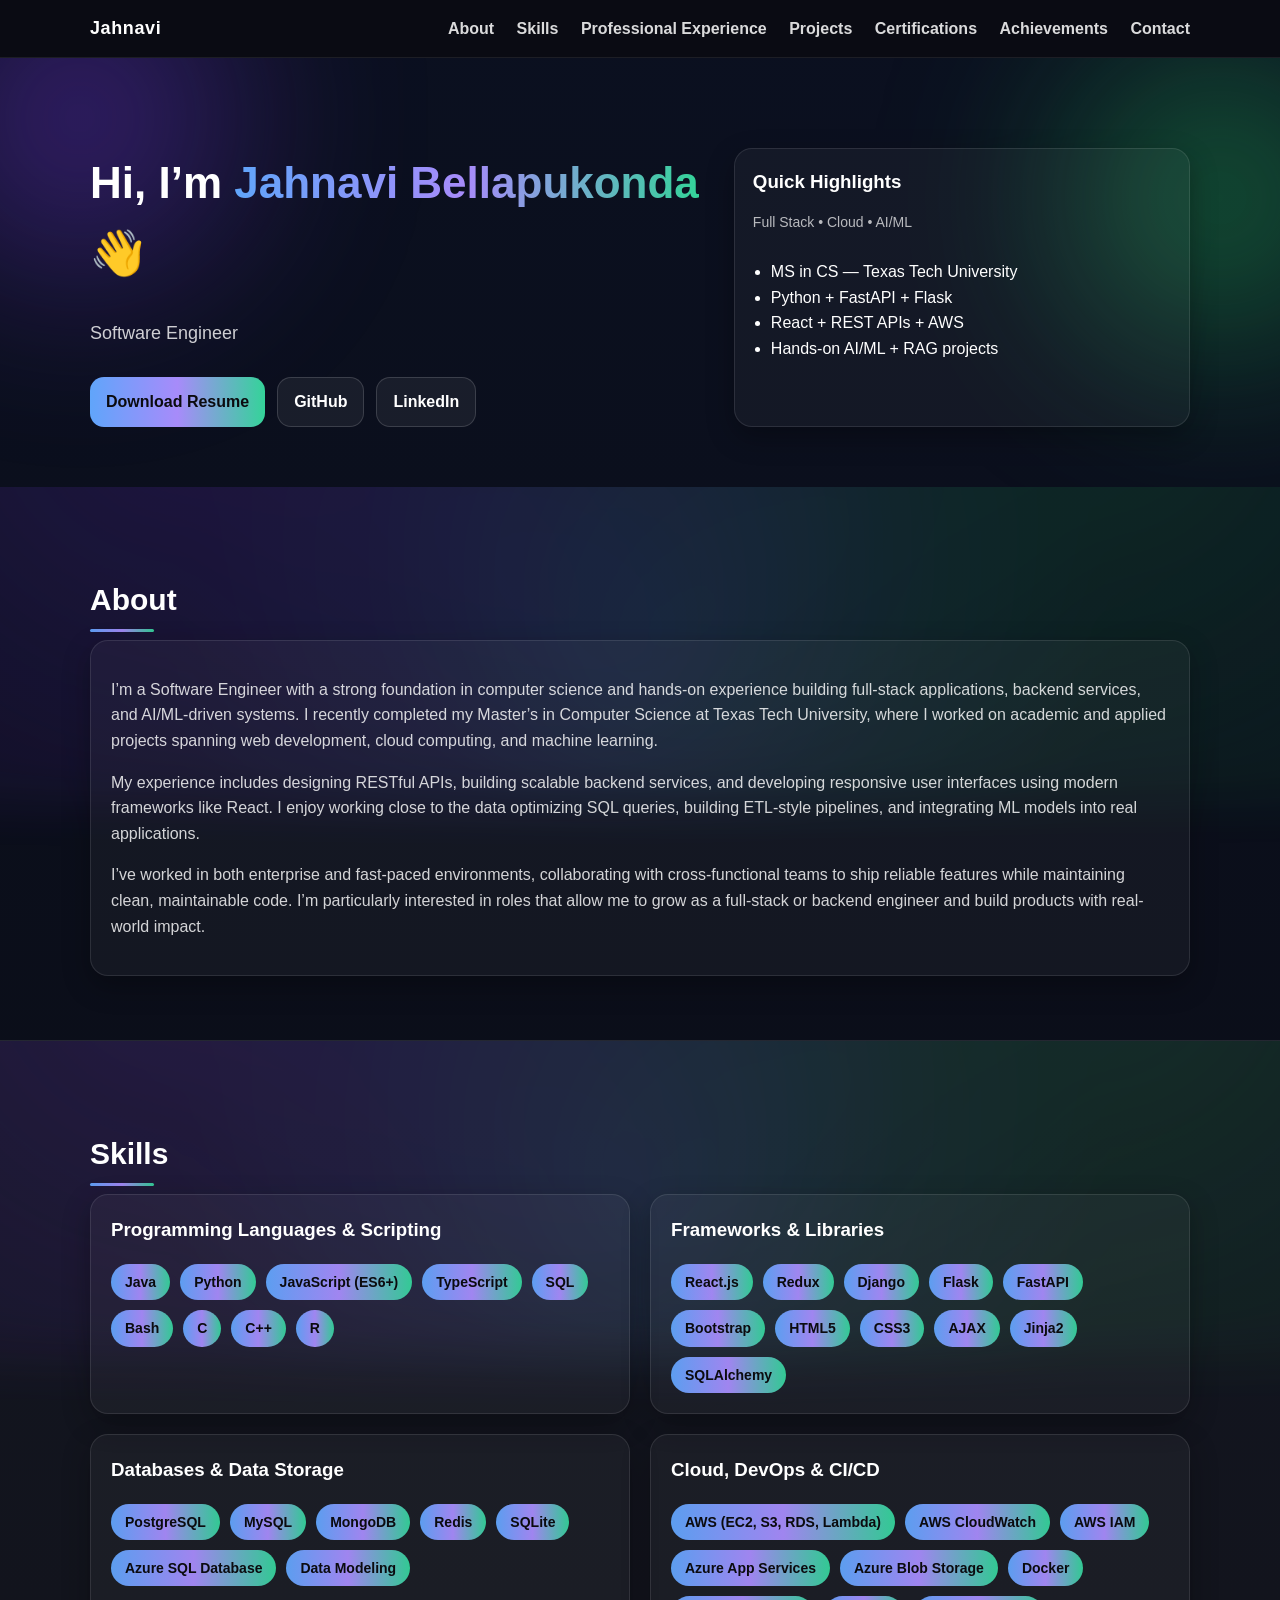
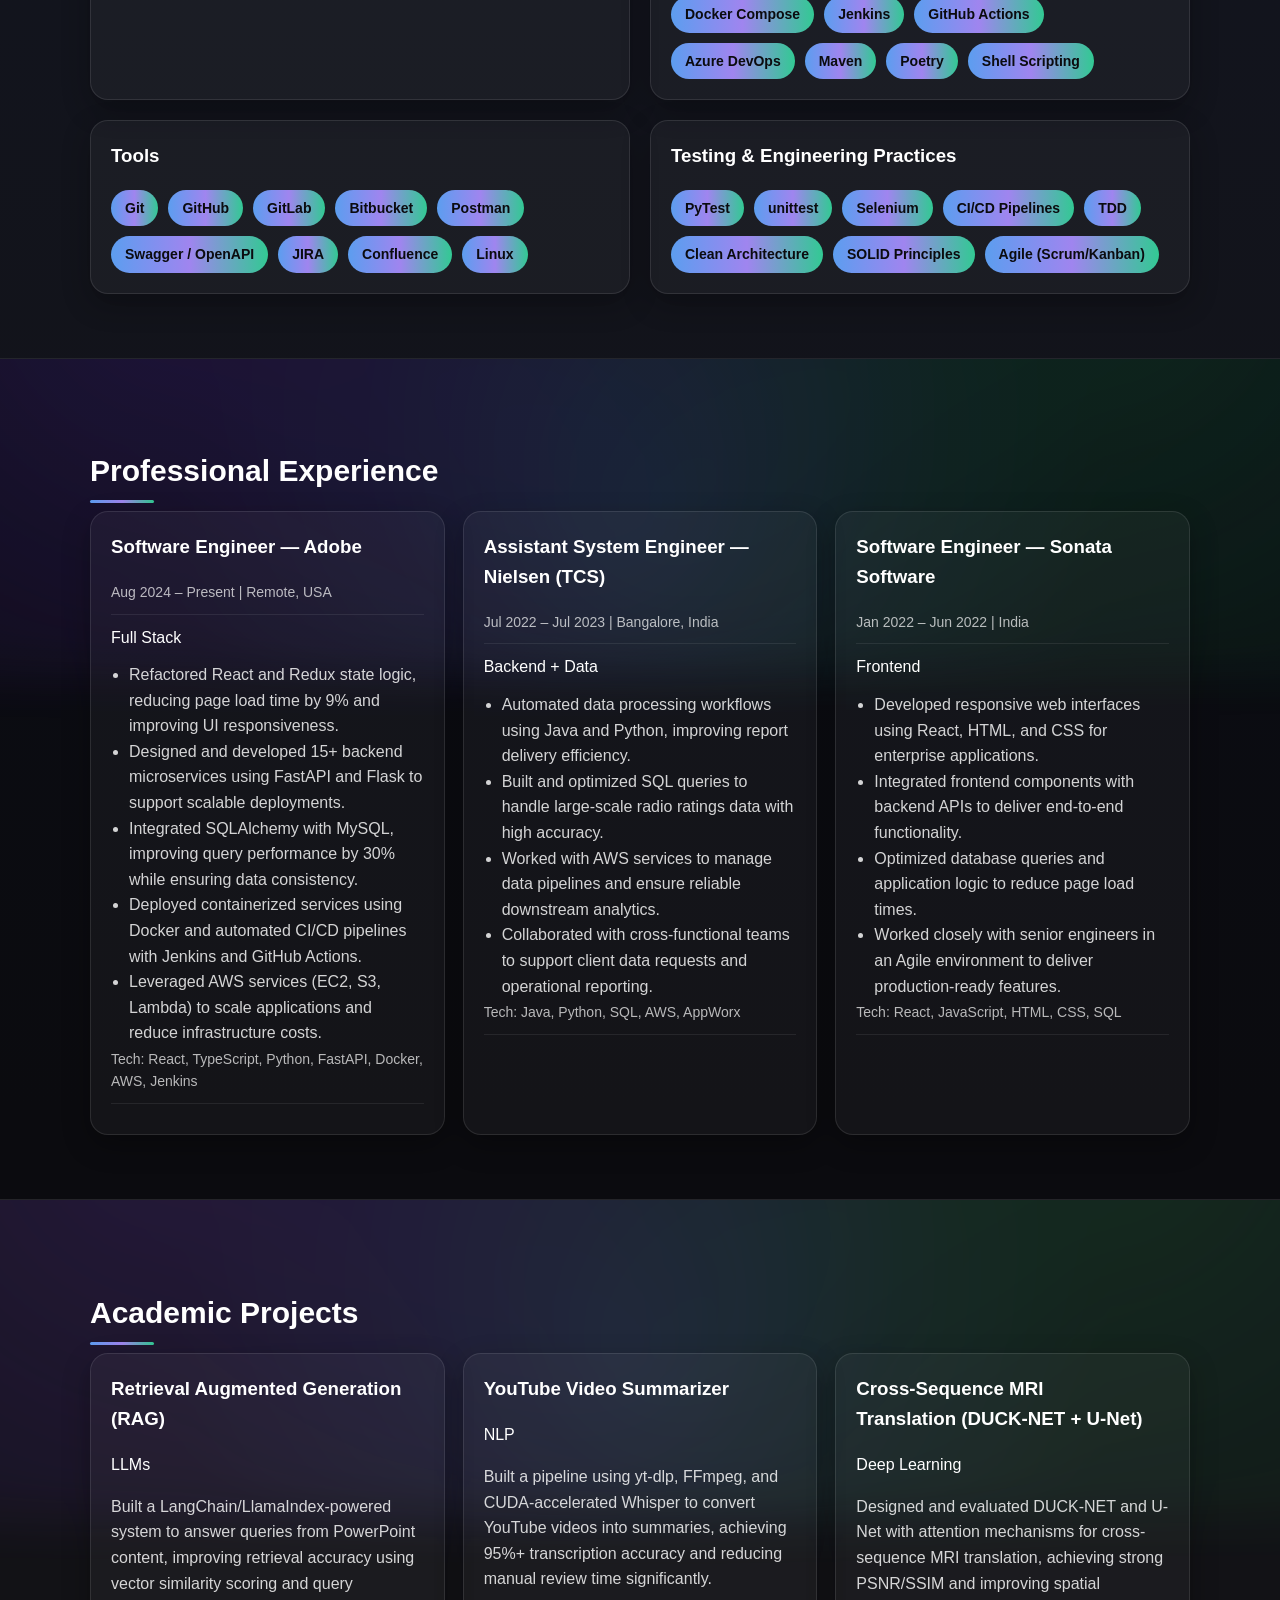
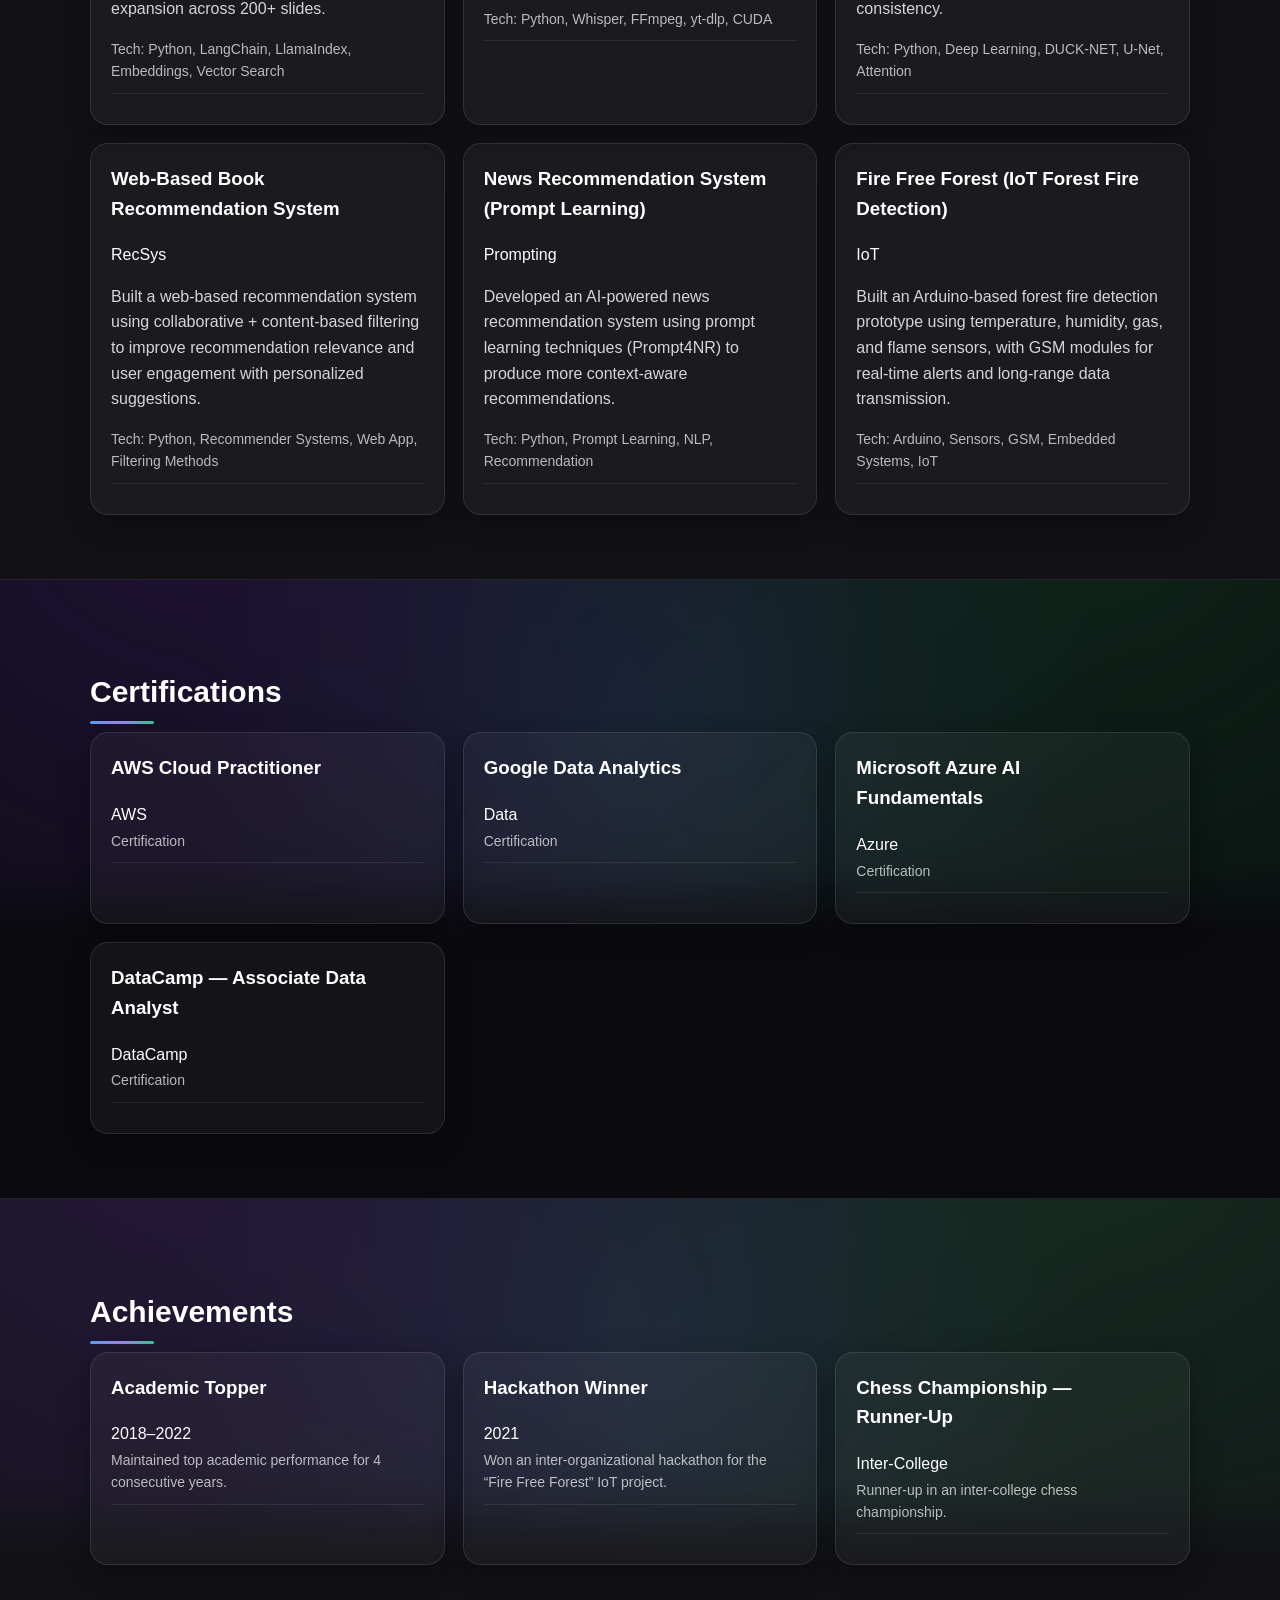
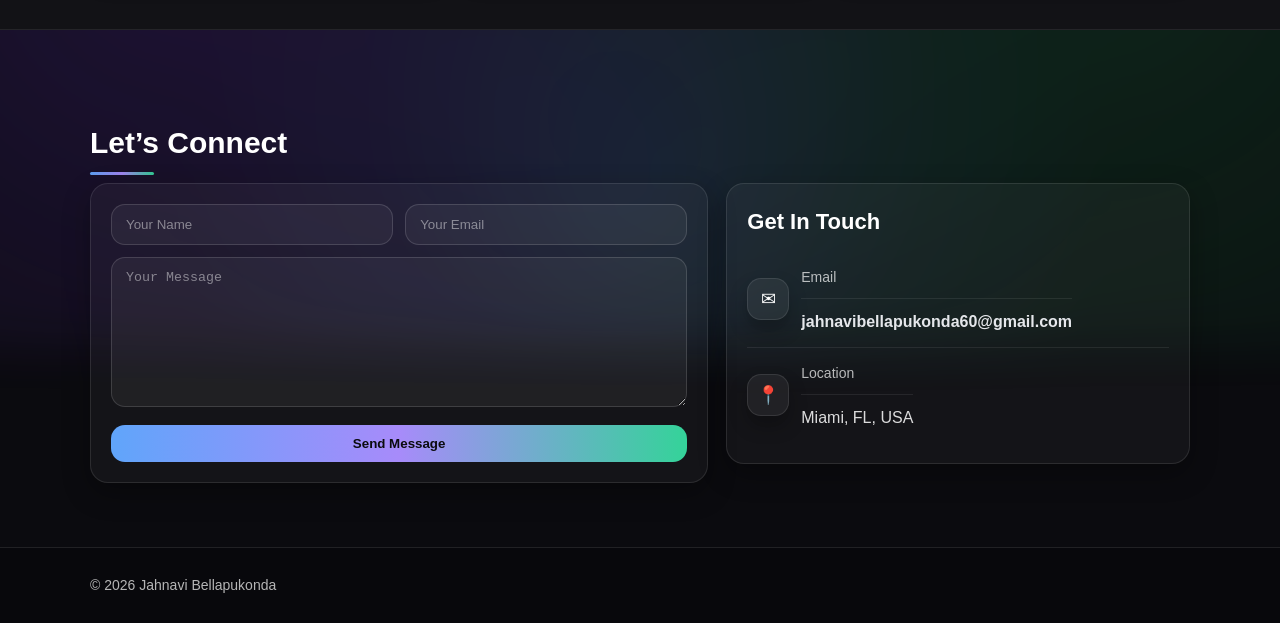
<file: index.html>
<!DOCTYPE html>
<html lang="en">
<head>
  <meta charset="UTF-8" />
  <meta name="viewport" content="width=device-width, initial-scale=1.0"/>
  <title>Jahnavi Bellapukonda | Portfolio</title>
  <link rel="stylesheet" href="style.css"/>
</head>
<body>

  <header class="header">
    <div class="container nav">
      <div class="logo">Jahnavi</div>
      <nav>
        <a href="#about">About</a>
        <a href="#skills">Skills</a>
        <a href="#experience">Professional Experience</a>
        <a href="#projects">Projects</a>
        <a href="#certs">Certifications</a>
        <a href="#achievements">Achievements</a>
        <a href="#contact">Contact</a>
      </nav>
    </div>
  </header>

  <main>
    <!-- HERO -->
    <section class="hero section-glow" id="home">
      <div class="container hero-grid">
        <div>
          <h1>Hi, I’m <span class="accent">Jahnavi Bellapukonda</span> 👋</h1>
          <p class="subtitle" id="typing">Software Engineer | Full Stack | Cloud | AI/ML</p>

          <div class="btn-row">
            <a class="btn primary" href="assets/resume.pdf" target="_blank" rel="noopener">Download Resume</a>
            <a class="btn" href="https://github.com/JahnaviB4" target="_blank" rel="noopener">GitHub</a>
            <a class="btn" href="https://www.linkedin.com/in/jahnavi-bellapukonda-11b91227b/" target="_blank" rel="noopener">LinkedIn</a>
          </div>
        </div>

        <!-- RIGHT CARD: PHOTO REMOVED (kept card + content) -->
        <div class="card profile-card card-hover">
          <div class="profile-top">
            <div>
              <h3 class="profile-name">Quick Highlights</h3>
              <p class="meta">Full Stack • Cloud • AI/ML</p>
            </div>
          </div>

          <ul class="highlights">
            <li>MS in CS — Texas Tech University</li>
            <li>Python + FastAPI + Flask</li>
            <li>React + REST APIs + AWS</li>
            <li>Hands-on AI/ML + RAG projects</li>
          </ul>
        </div>
      </div>
    </section>

    <!-- ABOUT -->
    <section id="about" class="section section-glow">
      <div class="container">
        <div class="section-head">
          <div class="kicker">PROFILE</div>
          <h2>About</h2>
          <div class="section-line"></div>
        </div>

        <div class="card card-hover soft-pad">
          <p>
            I’m a Software Engineer with a strong foundation in computer science and hands-on experience building
            full-stack applications, backend services, and AI/ML-driven systems. I recently completed my Master’s
            in Computer Science at Texas Tech University, where I worked on academic and applied projects spanning
            web development, cloud computing, and machine learning.
          </p>
          <p>
            My experience includes designing RESTful APIs, building scalable backend services, and developing
            responsive user interfaces using modern frameworks like React. I enjoy working close to the data optimizing
            SQL queries, building ETL-style pipelines, and integrating ML models into real applications.
          </p>
          <p>
            I’ve worked in both enterprise and fast-paced environments, collaborating with cross-functional teams to ship
            reliable features while maintaining clean, maintainable code. I’m particularly interested in roles that allow
            me to grow as a full-stack or backend engineer and build products with real-world impact.
          </p>
        </div>
      </div>
    </section>

    <!-- SKILLS -->
    <section id="skills" class="section alt section-glow">
      <div class="container">
        <div class="section-head">
          <div class="kicker">STACK</div>
          <h2>Skills</h2>
          <div class="section-line"></div>
        </div>

        <div class="grid-2">
          <div class="chipbox card-hover">
            <h3>Programming Languages & Scripting</h3>
            <div class="chips">
              <span class="chip">Java</span>
              <span class="chip">Python</span>
              <span class="chip">JavaScript (ES6+)</span>
              <span class="chip">TypeScript</span>
              <span class="chip">SQL</span>
              <span class="chip">Bash</span>
              <span class="chip">C</span>
              <span class="chip">C++</span>
              <span class="chip">R</span>
            </div>
          </div>

          <div class="chipbox card-hover">
            <h3>Frameworks & Libraries</h3>
            <div class="chips">
              <span class="chip">React.js</span>
              <span class="chip">Redux</span>
              <span class="chip">Django</span>
              <span class="chip">Flask</span>
              <span class="chip">FastAPI</span>
              <span class="chip">Bootstrap</span>
              <span class="chip">HTML5</span>
              <span class="chip">CSS3</span>
              <span class="chip">AJAX</span>
              <span class="chip">Jinja2</span>
              <span class="chip">SQLAlchemy</span>
            </div>
          </div>

          <div class="chipbox card-hover">
            <h3>Databases & Data Storage</h3>
            <div class="chips">
              <span class="chip">PostgreSQL</span>
              <span class="chip">MySQL</span>
              <span class="chip">MongoDB</span>
              <span class="chip">Redis</span>
              <span class="chip">SQLite</span>
              <span class="chip">Azure SQL Database</span>
              <span class="chip">Data Modeling</span>
            </div>
          </div>

          <div class="chipbox card-hover">
            <h3>Cloud, DevOps & CI/CD</h3>
            <div class="chips">
              <span class="chip">AWS (EC2, S3, RDS, Lambda)</span>
              <span class="chip">AWS CloudWatch</span>
              <span class="chip">AWS IAM</span>
              <span class="chip">Azure App Services</span>
              <span class="chip">Azure Blob Storage</span>
              <span class="chip">Docker</span>
              <span class="chip">Docker Compose</span>
              <span class="chip">Jenkins</span>
              <span class="chip">GitHub Actions</span>
              <span class="chip">Azure DevOps</span>
              <span class="chip">Maven</span>
              <span class="chip">Poetry</span>
              <span class="chip">Shell Scripting</span>
            </div>
          </div>

          <div class="chipbox card-hover">
            <h3>Tools</h3>
            <div class="chips">
              <span class="chip">Git</span>
              <span class="chip">GitHub</span>
              <span class="chip">GitLab</span>
              <span class="chip">Bitbucket</span>
              <span class="chip">Postman</span>
              <span class="chip">Swagger / OpenAPI</span>
              <span class="chip">JIRA</span>
              <span class="chip">Confluence</span>
              <span class="chip">Linux</span>
            </div>
          </div>

          <div class="chipbox card-hover">
            <h3>Testing & Engineering Practices</h3>
            <div class="chips">
              <span class="chip">PyTest</span>
              <span class="chip">unittest</span>
              <span class="chip">Selenium</span>
              <span class="chip">CI/CD Pipelines</span>
              <span class="chip">TDD</span>
              <span class="chip">Clean Architecture</span>
              <span class="chip">SOLID Principles</span>
              <span class="chip">Agile (Scrum/Kanban)</span>
            </div>
          </div>
        </div>
      </div>
    </section>

    <!-- EXPERIENCE -->
    <section id="experience" class="section section-glow">
      <div class="container">
        <div class="section-head">
          <div class="kicker">WORK</div>
          <h2>Professional Experience</h2>
          <div class="section-line"></div>
        </div>

        <div class="cards">
          <article class="proj card-hover">
            <div class="card-top">
              <div>
                <h3>Software Engineer — Adobe</h3>
                <p class="meta">Aug 2024 – Present | Remote, USA</p>
              </div>
              <span class="pill">Full Stack</span>
            </div>

            <ul>
              <li>Refactored React and Redux state logic, reducing page load time by 9% and improving UI responsiveness.</li>
              <li>Designed and developed 15+ backend microservices using FastAPI and Flask to support scalable deployments.</li>
              <li>Integrated SQLAlchemy with MySQL, improving query performance by 30% while ensuring data consistency.</li>
              <li>Deployed containerized services using Docker and automated CI/CD pipelines with Jenkins and GitHub Actions.</li>
              <li>Leveraged AWS services (EC2, S3, Lambda) to scale applications and reduce infrastructure costs.</li>
            </ul>
            <p class="meta">Tech: React, TypeScript, Python, FastAPI, Docker, AWS, Jenkins</p>
          </article>

          <article class="proj card-hover">
            <div class="card-top">
              <div>
                <h3>Assistant System Engineer — Nielsen (TCS)</h3>
                <p class="meta">Jul 2022 – Jul 2023 | Bangalore, India</p>
              </div>
              <span class="pill">Backend + Data</span>
            </div>

            <ul>
              <li>Automated data processing workflows using Java and Python, improving report delivery efficiency.</li>
              <li>Built and optimized SQL queries to handle large-scale radio ratings data with high accuracy.</li>
              <li>Worked with AWS services to manage data pipelines and ensure reliable downstream analytics.</li>
              <li>Collaborated with cross-functional teams to support client data requests and operational reporting.</li>
            </ul>
            <p class="meta">Tech: Java, Python, SQL, AWS, AppWorx</p>
          </article>

          <article class="proj card-hover">
            <div class="card-top">
              <div>
                <h3>Software Engineer — Sonata Software</h3>
                <p class="meta">Jan 2022 – Jun 2022 | India</p>
              </div>
              <span class="pill">Frontend</span>
            </div>

            <ul>
              <li>Developed responsive web interfaces using React, HTML, and CSS for enterprise applications.</li>
              <li>Integrated frontend components with backend APIs to deliver end-to-end functionality.</li>
              <li>Optimized database queries and application logic to reduce page load times.</li>
              <li>Worked closely with senior engineers in an Agile environment to deliver production-ready features.</li>
            </ul>
            <p class="meta">Tech: React, JavaScript, HTML, CSS, SQL</p>
          </article>
        </div>
      </div>
    </section>

    <!-- PROJECTS -->
    <section id="projects" class="section alt section-glow">
      <div class="container">
        <div class="section-head">
          <div class="kicker">BUILD</div>
          <h2>Academic Projects</h2>
          <div class="section-line"></div>
        </div>

        <div class="cards">
          <article class="proj card-hover">
            <div class="card-top">
              <h3>Retrieval Augmented Generation (RAG)</h3>
              <span class="pill">LLMs</span>
            </div>
            <p>
              Built a LangChain/LlamaIndex-powered system to answer queries from PowerPoint content, improving retrieval
              accuracy using vector similarity scoring and query expansion across 200+ slides.
            </p>
            <p class="meta">Tech: Python, LangChain, LlamaIndex, Embeddings, Vector Search</p>
          </article>

          <article class="proj card-hover">
            <div class="card-top">
              <h3>YouTube Video Summarizer</h3>
              <span class="pill">NLP</span>
            </div>
            <p>
              Built a pipeline using yt-dlp, FFmpeg, and CUDA-accelerated Whisper to convert YouTube videos into summaries,
              achieving 95%+ transcription accuracy and reducing manual review time significantly.
            </p>
            <p class="meta">Tech: Python, Whisper, FFmpeg, yt-dlp, CUDA</p>
          </article>

          <article class="proj card-hover">
            <div class="card-top">
              <h3>Cross-Sequence MRI Translation (DUCK-NET + U-Net)</h3>
              <span class="pill">Deep Learning</span>
            </div>
            <p>
              Designed and evaluated DUCK-NET and U-Net with attention mechanisms for cross-sequence MRI translation,
              achieving strong PSNR/SSIM and improving spatial consistency.
            </p>
            <p class="meta">Tech: Python, Deep Learning, DUCK-NET, U-Net, Attention</p>
          </article>

          <article class="proj card-hover">
            <div class="card-top">
              <h3>Web-Based Book Recommendation System</h3>
              <span class="pill">RecSys</span>
            </div>
            <p>
              Built a web-based recommendation system using collaborative + content-based filtering to improve recommendation
              relevance and user engagement with personalized suggestions.
            </p>
            <p class="meta">Tech: Python, Recommender Systems, Web App, Filtering Methods</p>
          </article>

          <article class="proj card-hover">
            <div class="card-top">
              <h3>News Recommendation System (Prompt Learning)</h3>
              <span class="pill">Prompting</span>
            </div>
            <p>
              Developed an AI-powered news recommendation system using prompt learning techniques (Prompt4NR) to produce
              more context-aware recommendations.
            </p>
            <p class="meta">Tech: Python, Prompt Learning, NLP, Recommendation</p>
          </article>

          <article class="proj card-hover">
            <div class="card-top">
              <h3>Fire Free Forest (IoT Forest Fire Detection)</h3>
              <span class="pill">IoT</span>
            </div>
            <p>
              Built an Arduino-based forest fire detection prototype using temperature, humidity, gas, and flame sensors, with
              GSM modules for real-time alerts and long-range data transmission.
            </p>
            <p class="meta">Tech: Arduino, Sensors, GSM, Embedded Systems, IoT</p>
          </article>
        </div>
      </div>
    </section>

    <!-- CERTIFICATIONS -->
    <section id="certs" class="section section-glow">
      <div class="container">
        <div class="section-head">
          <div class="kicker">CREDENTIALS</div>
          <h2>Certifications</h2>
          <div class="section-line"></div>
        </div>

        <div class="cards">
          <article class="proj card-hover">
            <div class="card-top">
              <h3>AWS Cloud Practitioner</h3>
              <span class="pill">AWS</span>
            </div>
            <p class="meta">Certification</p>
          </article>

          <article class="proj card-hover">
            <div class="card-top">
              <h3>Google Data Analytics</h3>
              <span class="pill">Data</span>
            </div>
            <p class="meta">Certification</p>
          </article>

          <article class="proj card-hover">
            <div class="card-top">
              <h3>Microsoft Azure AI Fundamentals</h3>
              <span class="pill">Azure</span>
            </div>
            <p class="meta">Certification</p>
          </article>

          <article class="proj card-hover">
            <div class="card-top">
              <h3>DataCamp — Associate Data Analyst</h3>
              <span class="pill">DataCamp</span>
            </div>
            <p class="meta">Certification</p>
          </article>
        </div>
      </div>
    </section>

    <!-- ACHIEVEMENTS ----->
    <section id="achievements" class="section alt section-glow">
      <div class="container">
        <div class="section-head">
          <div class="kicker">HIGHLIGHTS</div>
          <h2>Achievements</h2>
          <div class="section-line"></div>
        </div>

        <div class="cards">
          <article class="proj card-hover">
            <div class="card-top">
              <h3>Academic Topper</h3>
              <span class="pill">2018–2022</span>
            </div>
            <p class="meta">Maintained top academic performance for 4 consecutive years.</p>
          </article>

          <article class="proj card-hover">
            <div class="card-top">
              <h3>Hackathon Winner</h3>
              <span class="pill">2021</span>
            </div>
            <p class="meta">Won an inter-organizational hackathon for the “Fire Free Forest” IoT project.</p>
          </article>

          <article class="proj card-hover">
            <div class="card-top">
              <h3>Chess Championship — Runner-Up</h3>
              <span class="pill">Inter-College</span>
            </div>
            <p class="meta">Runner-up in an inter-college chess championship.</p>
          </article>
        </div>
      </div>
    </section>

    <!-- CONTACT -->
    <section id="contact" class="section section-glow">
      <div class="container">
        <div class="section-head">
          <div class="kicker">CONTACT</div>
          <h2>Let’s Connect</h2>
          <div class="section-line"></div>
        </div>

        <div class="contact-grid">
          <!-- LEFT: FORM -->
          <div class="proj contact-card card-hover">
            <form id="contactForm"
              class="contact-form"
              action="https://formsubmit.co/jahnavibellapukonda60@gmail.com"
              method="POST">

              <input type="hidden" name="_subject" value="New message from portfolio">
              <input type="hidden" name="_captcha" value="false">
              <input type="hidden" name="_template" value="table">
              <input type="hidden" name="_next" value="index.html#contact">


              <div class="row-2">
                <input class="input" type="text" name="name" placeholder="Your Name" required>
                <input class="input" type="email" name="email" placeholder="Your Email" required>
              </div>

              <textarea class="input textarea" name="message" placeholder="Your Message" required></textarea>

              <button class="btn primary submit-btn" type="submit">Send Message</button>
            </form>
          </div>

          <!-- RIGHT: GET IN TOUCH -->
          <div class="proj contact-info card-hover">
            <h3 class="contact-title">Get In Touch</h3>

            <div class="info-item">
              <div class="info-icon" aria-hidden="true">✉</div>
              <div>
                <div class="meta">Email</div>
                <a class="info-link" href="mailto:jahnavibellapukonda60@gmail.com">
                  jahnavibellapukonda60@gmail.com
                </a>
              </div>
            </div>

            <div class="info-item">
              <div class="info-icon" aria-hidden="true">📍</div>
              <div>
                <div class="meta">Location</div>
                <div class="info-text">Miami, FL, USA</div>
              </div>
            </div>
          </div>
        </div>
      </div>
    </section>
  </main>

  <footer class="footer">
    <div class="container">© <span id="year"></span> Jahnavi Bellapukonda</div>
  </footer>

  <!-- KEEP your filename as-is -->
  <script src="scriprt.js"></script>
</body>
</html>
</file>
<file: style.css>
/* =====================
   GLOBAL STYLES
===================== */
* { box-sizing: border-box; }

html { scroll-behavior: smooth; }

body {
  margin: 0;
  font-family: "Inter", Arial, sans-serif;
  background: linear-gradient(180deg, #0b1020 0%, #0b0b0f 50%, #0b0b0f 100%);
  color: #ffffff;
  line-height: 1.6;
}

/* Make all sections feel like the hero (subtle texture + glow) */
.section {
  padding: 64px 0;
  position: relative;
  overflow: hidden;
}

.section::before {
  content: "";
  position: absolute;
  inset: -200px -120px auto -120px;
  height: 520px;
  background:
    radial-gradient(circle at 20% 20%, rgba(124, 58, 237, 0.22) 0%, transparent 60%),
    radial-gradient(circle at 80% 20%, rgba(34, 197, 94, 0.18) 0%, transparent 58%),
    radial-gradient(circle at 50% 70%, rgba(96, 165, 250, 0.14) 0%, transparent 55%);
  filter: blur(26px);
  opacity: 0.8;
  pointer-events: none;
  z-index: 0;
}

.section > .container {
  position: relative;
  z-index: 1;
}

.section.alt {
  background: rgba(255, 255, 255, 0.03);
  border-top: 1px solid rgba(255, 255, 255, 0.08);
  border-bottom: 1px solid rgba(255, 255, 255, 0.08);
}

/* Subtle “grid noise” for depth */
body::before {
  content: "";
  position: fixed;
  inset: 0;
  background:
    linear-gradient(rgba(255,255,255,0.04) 1px, transparent 1px),
    linear-gradient(90deg, rgba(255,255,255,0.04) 1px, transparent 1px);
  background-size: 48px 48px;
  opacity: 0.03;
  pointer-events: none;
  z-index: -1;
}

/* =====================
   LAYOUT
===================== */
.container {
  width: min(1100px, 92%);
  margin: 0 auto;
}

/* =====================
   HEADER / NAV
===================== */
.header {
  position: sticky;
  top: 0;
  z-index: 100;
  background: rgba(10, 10, 15, 0.7);
  backdrop-filter: blur(12px);
  border-bottom: 1px solid rgba(255,255,255,0.08);
}

.nav {
  display: flex;
  align-items: center;
  justify-content: space-between;
  padding: 14px 0;
}

.logo {
  font-size: 18px;
  font-weight: 800;
  letter-spacing: 0.6px;
}

nav a {
  margin-left: 18px;
  text-decoration: none;
  color: rgba(255,255,255,0.85);
  font-weight: 600;
}

nav a:hover { color: #ffffff; }

/* =====================
   HERO SECTION
===================== */
.hero {
  position: relative;
  padding: 90px 0 60px;
  overflow: hidden;
}

/* Glow blobs */
.hero::before,
.hero::after {
  content: "";
  position: absolute;
  width: 520px;
  height: 520px;
  filter: blur(90px);
  opacity: 0.55;
  border-radius: 50%;
  z-index: 0;
}

.hero::before {
  left: -180px;
  top: -200px;
  background: radial-gradient(circle, #7c3aed 0%, transparent 60%);
}

.hero::after {
  right: -200px;
  top: -120px;
  background: radial-gradient(circle, #22c55e 0%, transparent 60%);
}

.hero-grid {
  position: relative;
  z-index: 1;
  display: grid;
  grid-template-columns: 1.35fr 1fr;
  gap: 28px;
}

h1 {
  font-size: 44px;
  margin: 0 0 12px;
}

/* ✅ Prevent fluttering / layout shift in typing text */
.subtitle {
  font-size: 18px;
  color: rgba(255,255,255,0.8);
  margin-bottom: 20px;

  display: inline-block;
  min-width: 22ch;
  min-height: 1.3em;
  white-space: nowrap;
}

.accent {
  background: linear-gradient(90deg, #60a5fa, #a78bfa, #34d399);
  background-clip: text;
  -webkit-background-clip: text;
  color: transparent;
}

/* =====================
   BUTTONS
===================== */
.btn-row {
  display: flex;
  gap: 12px;
  flex-wrap: wrap;
  margin-top: 10px;
}

.btn {
  padding: 11px 16px;
  border-radius: 14px;
  text-decoration: none;
  font-weight: 700;
  color: #ffffff;
  border: 1px solid rgba(255,255,255,0.15);
  background: rgba(255,255,255,0.06);
  transition: transform 0.15s ease, background 0.15s ease, box-shadow 0.15s ease;
  display: inline-flex;
  align-items: center;
  justify-content: center;
}

.btn:hover {
  transform: translateY(-2px);
  background: rgba(255,255,255,0.12);
  box-shadow: 0 14px 30px rgba(0,0,0,0.4);
}

.btn.primary {
  border: none;
  color: #0b0b0f;
  background: linear-gradient(90deg, #60a5fa, #a78bfa, #34d399);
}

/* =====================
   TEXT
===================== */
h2 {
  font-size: 30px;
  margin-bottom: 16px;
  position: relative;
  display: inline-block;
}

h2::after {
  content: "";
  position: absolute;
  left: 0;
  bottom: -8px;
  width: 64px;
  height: 3px;
  border-radius: 999px;
  background: linear-gradient(90deg, #60a5fa, #a78bfa, #34d399);
  opacity: 0.95;
}

h3 { margin-top: 0; }

p { color: rgba(255,255,255,0.82); }

.meta {
  font-size: 14px;
  color: rgba(255,255,255,0.7);
}

/* =====================
   CARDS (Base)
===================== */
.card,
.proj,
.chipbox {
  background: rgba(255,255,255,0.04);
  border: 1px solid rgba(255,255,255,0.10);
  border-radius: 18px;
  padding: 20px;
  box-shadow: 0 10px 28px rgba(0,0,0,0.3);
  position: relative;
  overflow: hidden;
  transition: transform 0.18s ease, box-shadow 0.18s ease, border-color 0.18s ease, background 0.18s ease;
}

/* Gradient “sheen” overlay */
.card::before,
.proj::before,
.chipbox::before {
  content: "";
  position: absolute;
  inset: -2px;
  background: radial-gradient(circle at 15% 10%, rgba(96,165,250,0.18), transparent 55%),
              radial-gradient(circle at 85% 30%, rgba(167,139,250,0.16), transparent 55%),
              radial-gradient(circle at 70% 90%, rgba(52,211,153,0.14), transparent 55%);
  opacity: 0;
  transition: opacity 0.18s ease;
  pointer-events: none;
}

.card:hover,
.proj:hover,
.chipbox:hover {
  transform: translateY(-6px);
  background: rgba(255,255,255,0.06);
  border-color: rgba(147,197,253,0.35);
  box-shadow: 0 18px 42px rgba(0,0,0,0.45);
}

.card:hover::before,
.proj:hover::before,
.chipbox:hover::before {
  opacity: 1;
}

.proj ul {
  margin: 12px 0 0;
  padding-left: 18px;
}

.proj li { color: rgba(255,255,255,0.82); }

.cards {
  display: grid;
  grid-template-columns: repeat(3, 1fr);
  gap: 18px;
}

/* =====================
   HERO PROFILE CARD
===================== */
.profile-card { padding: 18px; }

.profile-top {
  display: flex;
  gap: 14px;
  align-items: center;
  margin-bottom: 12px;
}

.profile-name { margin: 0; }

.highlights {
  margin: 10px 0 0;
  padding-left: 18px;
}

/* =====================
   SKILLS SECTION
===================== */
.grid-2 {
  display: grid;
  grid-template-columns: 1fr 1fr;
  gap: 20px;
}

.chips {
  display: flex;
  flex-wrap: wrap;
  gap: 10px;
  margin-top: 10px;
}

.chip {
  padding: 7px 14px;
  font-size: 14px;
  font-weight: 700;
  border-radius: 999px;
  color: #0b0b0f;
  background: linear-gradient(
    90deg,
    rgba(96,165,250,0.95),
    rgba(167,139,250,0.95),
    rgba(52,211,153,0.95)
  );
  transition: transform 0.12s ease, filter 0.12s ease;
}

.chip:hover {
  transform: scale(1.06);
  filter: brightness(1.05);
}

/* =====================
   EXPERIENCE / PROJECTS / CERTS / ACHIEVEMENTS (extra polish)
===================== */
.proj h3 {
  display: flex;
  align-items: center;
  justify-content: space-between;
  gap: 10px;
}

.proj h3::after {
  content: "↗";
  font-size: 14px;
  opacity: 0;
  transform: translateY(2px);
  transition: opacity 0.18s ease, transform 0.18s ease;
  color: rgba(191,219,254,0.95);
}

.proj:hover h3::after {
  opacity: 1;
  transform: translateY(0px);
}

.proj .meta {
  margin-top: 2px;
  margin-bottom: 10px;
  padding-bottom: 10px;
  border-bottom: 1px solid rgba(255,255,255,0.08);
}

/* =====================
   CONTACT SECTION
===================== */
.contact-grid {
  display: grid;
  grid-template-columns: 1.2fr 0.9fr;
  gap: 18px;
  align-items: start;
}

.contact-form { display: grid; gap: 12px; }

.row-2 {
  display: grid;
  grid-template-columns: 1fr 1fr;
  gap: 12px;
}

.input {
  width: 100%;
  padding: 12px 14px;
  border-radius: 14px;
  border: 1px solid rgba(255,255,255,0.14);
  background: rgba(255,255,255,0.05);
  color: rgba(255,255,255,0.92);
  outline: none;
}

.input::placeholder { color: rgba(255,255,255,0.45); }

.input:focus {
  border-color: rgba(147,197,253,0.65);
  box-shadow: 0 0 0 3px rgba(147,197,253,0.12);
}

.textarea {
  min-height: 150px;
  resize: vertical;
}

.submit-btn {
  margin-top: 6px;
  cursor: pointer;
}

.contact-title {
  margin-bottom: 12px;
  font-size: 22px;
}

.info-item {
  display: flex;
  gap: 12px;
  align-items: center;
  padding: 12px 0;
  border-bottom: 1px solid rgba(255,255,255,0.08);
}

.info-item:last-of-type { border-bottom: none; }

.info-icon {
  width: 42px;
  height: 42px;
  border-radius: 14px;
  display: grid;
  place-items: center;
  background: rgba(255,255,255,0.06);
  border: 1px solid rgba(255,255,255,0.10);
  box-shadow: 0 10px 18px rgba(0,0,0,0.25);
  font-size: 18px;
}

.info-link {
  color: #e5e7eb;
  text-decoration: none;
  font-weight: 700;
}

.info-link:hover { color: #ffffff; }

.info-text { color: rgba(255,255,255,0.85); }

/* =====================
   FOOTER
===================== */
.footer {
  padding: 26px 0;
  border-top: 1px solid rgba(255,255,255,0.1);
  background: rgba(0,0,0,0.2);
  color: rgba(255,255,255,0.7);
  font-size: 14px;
}

/* =====================
   LINKS
===================== */
a { color: #93c5fd; }
a:hover { color: #bfdbfe; }

/* =====================
   RESPONSIVE
===================== */
@media (max-width: 900px) {
  .hero-grid { grid-template-columns: 1fr; }
  .cards { grid-template-columns: 1fr; }
  .grid-2 { grid-template-columns: 1fr; }
  .contact-grid { grid-template-columns: 1fr; }
  .row-2 { grid-template-columns: 1fr; }
  h1 { font-size: 36px; }
}

.kicker { display: none; }

/* Tablet */
@media (max-width: 900px) {
  .container {
    padding-left: 16px;
    padding-right: 16px;
  }

  .hero-grid {
    grid-template-columns: 1fr !important;
    gap: 18px;
  }

  .grid-2 {
    grid-template-columns: 1fr !important;
  }

  .cards {
    gap: 16px;
  }

  .contact-grid {
    grid-template-columns: 1fr !important;
    gap: 16px;
  }

  h1 {
    font-size: clamp(28px, 5vw, 40px);
    line-height: 1.15;
  }
}

/* Mobile */
@media (max-width: 600px) {
  .nav {
    flex-direction: column;
    align-items: flex-start;
    gap: 10px;
  }

  .nav nav {
    width: 100%;
    overflow-x: auto;
    white-space: nowrap;
    -webkit-overflow-scrolling: touch;
    padding-bottom: 6px;
  }

  .nav nav a {
    display: inline-block;
    margin-right: 12px;
  }

  .btn-row {
    flex-wrap: wrap;
    gap: 10px;
  }

  .row-2 {
    grid-template-columns: 1fr !important;
  }

  .section {
    padding-top: 56px;
    padding-bottom: 56px;
  }
}
</file>
